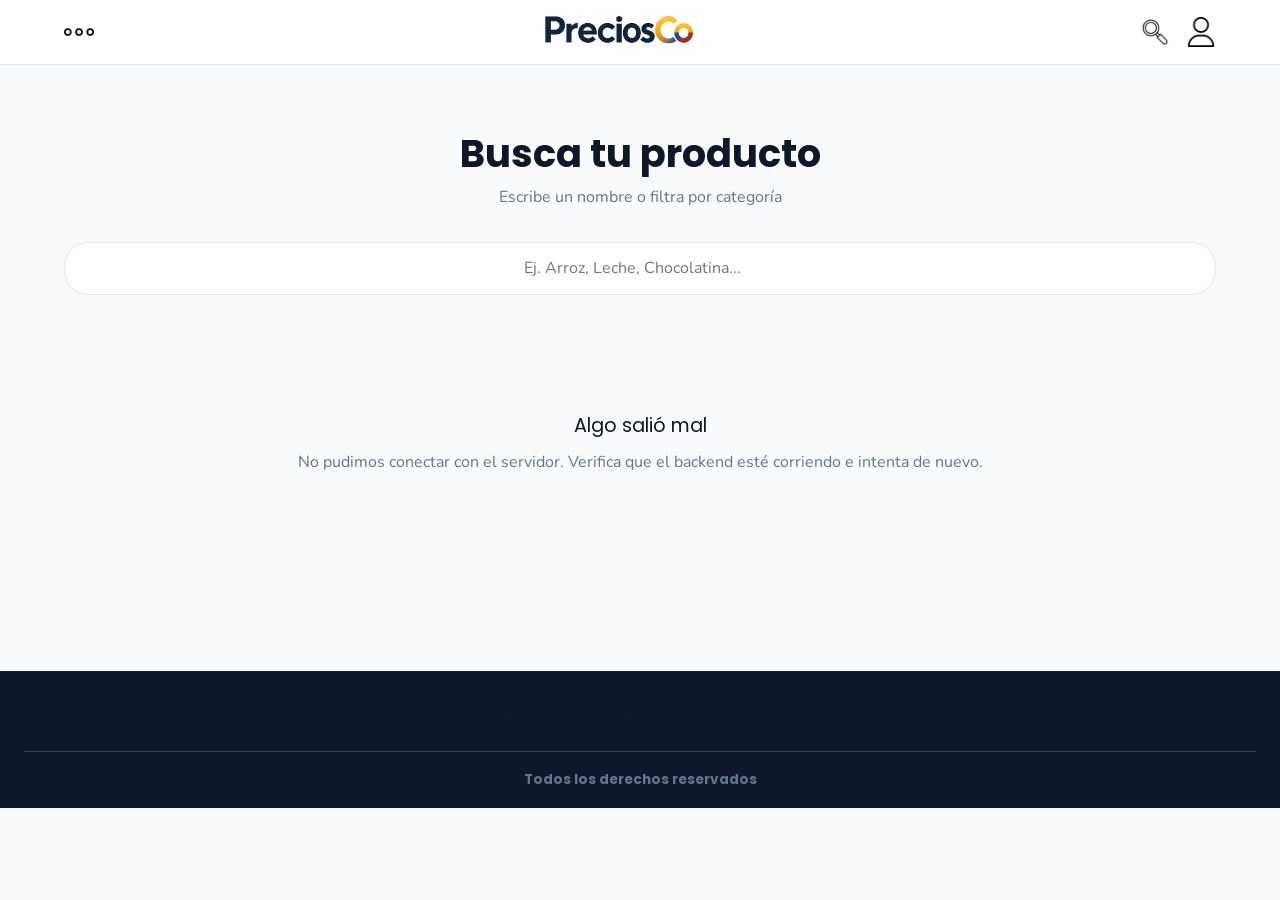
<file: frontend/pages/buscar.html>
<!DOCTYPE html>
<html lang="es">

<head>
    <meta charset="UTF-8">
    <meta name="viewport" content="width=device-width, initial-scale=1.0">
    <title>Buscar productos · PreciosCo</title>
    <link rel="preconnect" href="https://fonts.googleapis.com">
    <link rel="preconnect" href="https://fonts.gstatic.com" crossorigin>
    <link
        href="https://fonts.googleapis.com/css2?family=Poppins:wght@600;700;800&family=Nunito:wght@400;600&display=swap"
        rel="stylesheet">
    <link rel="preload" href="/frontend/styles/normalize.css" as="stylesheet">
    <link rel="stylesheet" href="/frontend/styles/normalize.css">
    <!-- buscar.html -->
    <link rel="stylesheet" href="/frontend/styles/tokens.css">
    <link rel="stylesheet" href="/frontend/styles/base.css">
    <link rel="stylesheet" href="/frontend/styles/layout.css">
    <link rel="stylesheet" href="/frontend/styles/pages/buscar.css">
    <link rel="stylesheet" href="/frontend/styles/responsive.css">
</head>

<body>
    <header class="site-header">
        <div class="site-header__inner">
            <img src="/frontend/assets/icons/meatball-menu.png" alt="Abrir menú" width="30">
            <a href="/frontend/index.html" class="site-header__title">
                <img src="/frontend/assets/images/titulo-preciosCo.png" alt="PreciosCo" class="logo-img">
            </a>
            <div class="header-actions">
                <a href="/frontend/pages/buscar.html">
                    <img src="/frontend/assets/icons/find.png" alt="Buscar" width="30">
                </a>
                <a href="/frontend/pages/login.html">
                    <img src="/frontend/assets/icons/user.png" alt="Iniciar sesion" width="30" >
                </a>
            </div>
        </div>
    </header>

    <main class="search-page">
        <div class="search-page__container">
            <h1 class="search-page__title">Busca tu producto</h1>
            <p class="search-page__subtitle">Escribe un nombre o filtra por categoría</p>

            <div class="search-bar">
                <input
                    type="search"
                    id="search-input"
                    class="search-bar__input"
                    placeholder="Ej. Arroz, Leche, Chocolatina..."
                    aria-label="Buscar producto por nombre">
            </div>

            <div class="category-filter" id="category-filter" aria-label="Filtrar por categoría">
                <!-- Los chips de categoría se insertan dinámicamente desde buscar.js -->
            </div>

            <div class="search-results" id="search-results" aria-live="polite">
                <!-- Los resultados se insertan dinámicamente desde buscar.js -->
            </div>
        </div>
    </main>

    <footer class="site-footer">
        <ul class="site-footer__links">
            <li><a href="#">
                    <h5>Preguntas Y Respuestas</h5>
                </a></li>
            <li><a href="#">
                    <h5>Contáctanos</h5>
                </a></li>
        </ul>
        <h5 class="site-footer__copy">Todos los derechos reservados</h5>
    </footer>

    <script src="/frontend/js/config.js" defer></script>
    <script src="/frontend/js/ui/buscar.js" defer></script>
</body>

</html>
</file>
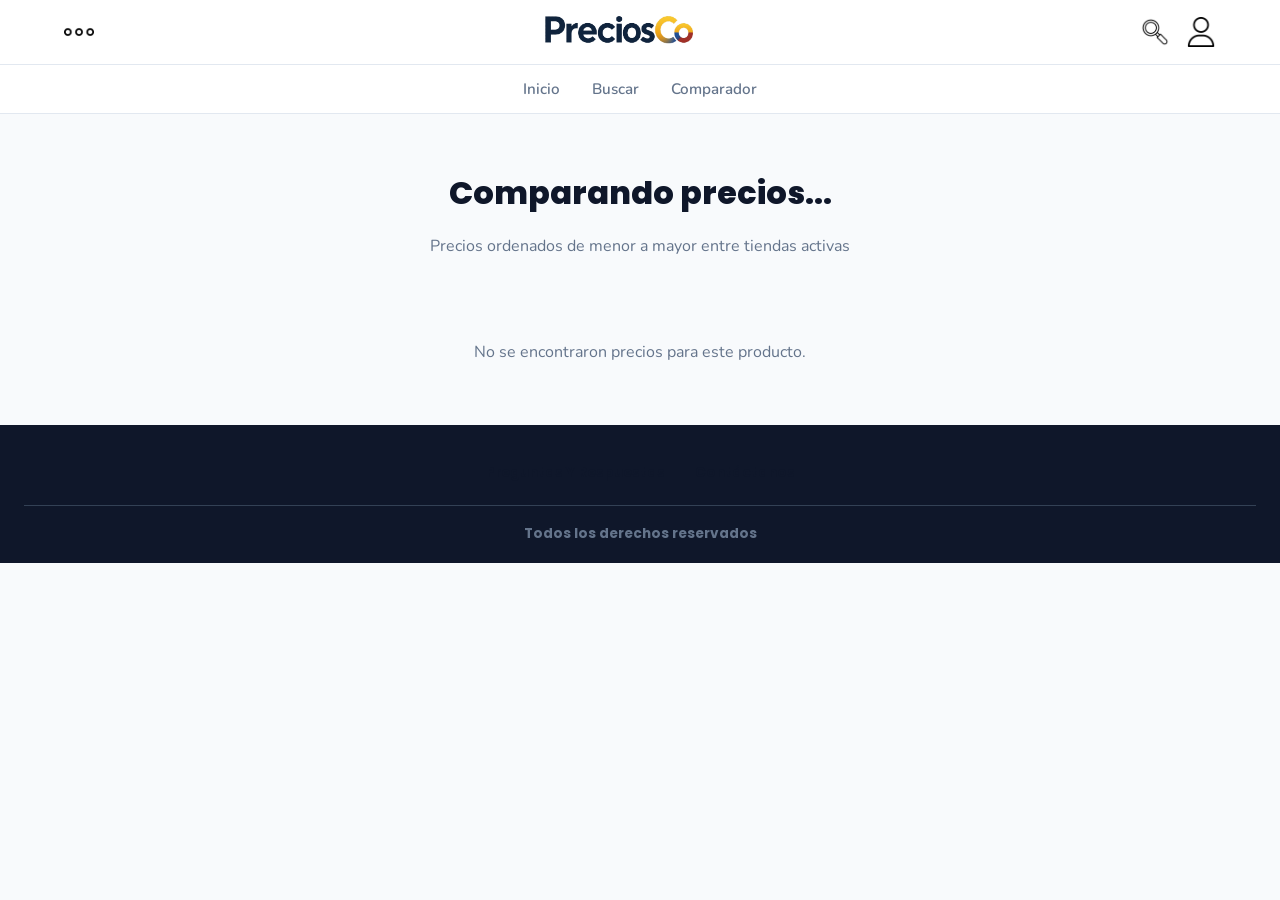
<file: frontend/pages/comparator.html>
<!DOCTYPE html>
<html lang="es">

<head>
    <meta charset="UTF-8">
    <meta name="viewport" content="width=device-width, initial-scale=1.0">
    <title>Comparador - PreciosCo</title>
    <link rel="preconnect" href="https://fonts.googleapis.com">
    <link rel="preconnect" href="https://fonts.gstatic.com" crossorigin>
    <link href="https://fonts.googleapis.com/css2?family=Poppins:wght@600;700;800&family=Nunito:wght@400;600&display=swap" rel="stylesheet">
    <link rel="preload" href="/frontend/styles/normalize.css" as="style">
    <link rel="stylesheet" href="/frontend/styles/normalize.css">
    <link rel="stylesheet" href="/frontend/styles/tokens.css">
    <link rel="stylesheet" href="/frontend/styles/base.css">
    <link rel="stylesheet" href="/frontend/styles/layout.css">
    <link rel="stylesheet" href="/frontend/styles/comparator.css">
</head>

<body>
    <header class="site-header">
        <div class="site-header__inner">
            <img src="/frontend/assets/icons/meatball-menu.png" alt="Abrir menú" width="30">
            <a href="/frontend/index.html" class="site-header__title">
                <img src="/frontend/assets/images/titulo-preciosCo.png" alt="PreciosCo" class="logo-img">
            </a>
            <div class="header-actions">
                <a href="/frontend/pages/buscar.html">
                    <img src="/frontend/assets/icons/find.png" alt="Buscar" width="30">
                </a>
                <img src="/frontend/assets/icons/user.png" alt="Mi cuenta" width="30">
            </div>
        </div>
    </header>

    <nav class="site-nav">
        <ul class="site-nav__list">
            <a href="/frontend/index.html">Inicio</a>
            <a href="/frontend/pages/buscar.html">Buscar</a>
            <a href="/frontend/pages/comparador.html">Comparador</a>
        </ul>
    </nav>

    <main class="comparador">
        <div class="comparador__header">
            <h1 class="comparador__title" id="product-name">Comparando precios...</h1>
            <p class="comparador__subtitle">Precios ordenados de menor a mayor entre tiendas activas</p>
        </div>

        <div id="results-container" class="price-list"></div>
        <p id="error-msg" class="comparador__error" style="display:none;">
            No se encontraron precios para este producto.
        </p>
    </main>

    <footer class="site-footer">
        <ul class="site-footer__links">
            <li><a href="#"><h5>Preguntas Y Respuestas</h5></a></li>
            <li><a href="#"><h5>Contáctanos</h5></a></li>
        </ul>
        <h5 class="site-footer__copy">Todos los derechos reservados</h5>
    </footer>

    <script src="/frontend/js/ui/comparator.js"></script>
</body>

</html>
</file>
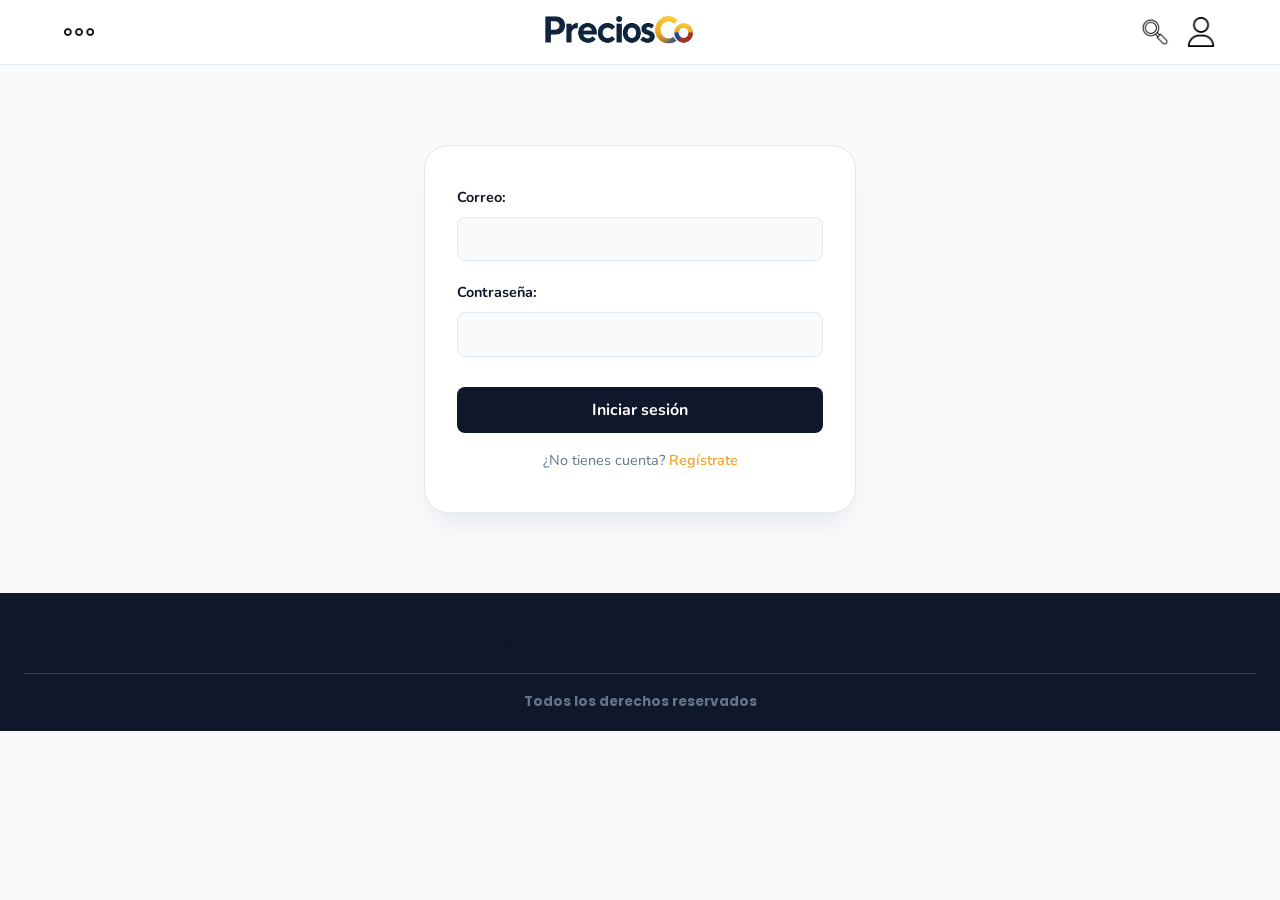
<file: frontend/pages/login.html>
<!DOCTYPE html>
<html lang="es">

<head>
    <meta charset="UTF-8">
    <meta name="viewport" content="width=device-width, initial-scale=1.0">
    <title>Iniciar sesión</title>
    <link rel="preconnect" href="https://fonts.googleapis.com">
    <link rel="preconnect" href="https://fonts.gstatic.com" crossorigin>
    <link
        href="https://fonts.googleapis.com/css2?family=Poppins:wght@600;700;800&family=Nunito:wght@400;600&display=swap"
        rel="stylesheet">
    <link rel="preload" href="/frontend/styles/normalize.css" as="style">
    <link rel="stylesheet" href="/frontend/styles/normalize.css">
    <link rel="stylesheet" href="/frontend/styles/tokens.css">
    <link rel="stylesheet" href="/frontend/styles/base.css">
    <link rel="stylesheet" href="/frontend/styles/layout.css">
    <link rel="stylesheet" href="/frontend/styles/forms.css">
    <script type="module" src="/frontend/js/ui/login.js"></script>
</head>

<body>
    <header class="site-header">
        <div class="site-header__inner">
            <img src="/frontend/assets/icons/meatball-menu.png" alt="Abrir menú" width="30">
            <a href="/frontend/index.html" class="site-header__title">
                <img src="/frontend/assets/images/titulo-preciosCo.png" alt="PreciosCo" class="logo-img">
            </a>
            <div class="header-actions">
                <a href="/frontend/pages/buscar.html">
                    <img src="/frontend/assets/icons/find.png" alt="Buscar" width="30">
                </a>
                <img src="/frontend/assets/icons/user.png" alt="Mi cuenta" width="30">
            </div>
        </div>
    </header>


    <div class="auth-form-wrapper">
        <form class="auth-form">
            <div class="auth-form__field">
                <label class="auth-form__label" for="login-email">Correo:</label>
                <input type="email" id="login-email" name="email" required>
            </div>
            <div class="auth-form__field">
                <label class="auth-form__label" for="login-password">Contraseña:</label>
                <input type="password" id="login-password" name="password" required>
            </div>

            <button type="submit" class="auth-form__submit">Iniciar sesión</button>

            <p class="auth-form__switch">
                ¿No tienes cuenta? <a href="/frontend/pages/register.html">Regístrate</a>
            </p>
        </form>
    </div>

    <footer class="site-footer">
        <ul class="site-footer__links">
            <li><a href="#">
                    <h5>Preguntas Y Respuestas</h5>
                </a></li>
            <li><a href="#">
                    <h5>Contáctanos</h5>
                </a></li>
        </ul>
        <h5 class="site-footer__copy">Todos los derechos reservados</h5>
    </footer>
</body>

</html>
</file>
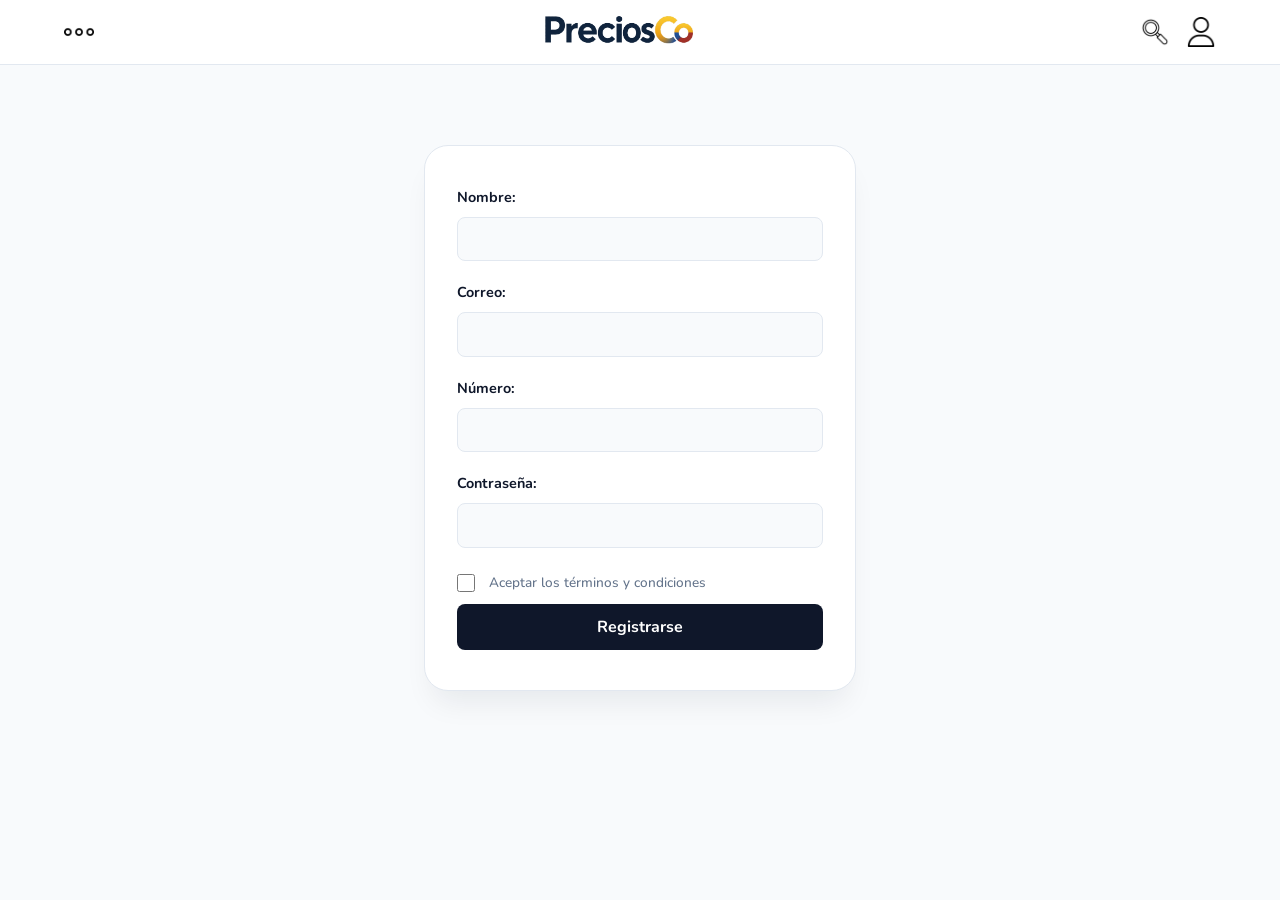
<file: frontend/pages/register.html>
<!DOCTYPE html>
<html lang="en">

<head>
    <meta charset="UTF-8">
    <meta name="viewport" content="width=device-width, initial-scale=1.0">
    <title>Registro</title>
    <link rel="preconnect" href="https://fonts.googleapis.com">
    <link rel="preconnect" href="https://fonts.gstatic.com" crossorigin>
    <link
        href="https://fonts.googleapis.com/css2?family=Poppins:wght@600;700;800&family=Nunito:wght@400;600&display=swap"
        rel="stylesheet">
    <link rel="preload" href="/frontend/styles/normalize.css" as="style">
    <link rel="stylesheet" href="/frontend/styles/normalize.css">
    <link rel="stylesheet" href="/frontend/styles/tokens.css">
    <link rel="stylesheet" href="/frontend/styles/base.css">
    <link rel="stylesheet" href="/frontend/styles/layout.css">
    <link rel="stylesheet" href="/frontend/styles/forms.css">
    <script type="module" src="/frontend/js/ui/register.js"></script>
</head>

<body>
    <header class="site-header">
        <div class="site-header__inner">
            <img src="/frontend/assets/icons/meatball-menu.png" alt="Abrir menú" width="30">
            <a href="/frontend/index.html" class="site-header__title">
                <img src="/frontend/assets/images/titulo-preciosCo.png" alt="PreciosCo" class="logo-img">
            </a>
            <div class="header-actions">
                <a href="/frontend/pages/buscar.html">
                    <img src="/frontend/assets/icons/find.png" alt="Buscar" width="30">
                </a>
                <img src="/frontend/assets/icons/user.png" alt="Mi cuenta" width="30">
            </div>
        </div>
    </header>


    <div id="registro" class="auth-form-wrapper">
        <form class="auth-form">
            <div class="auth-form__field">
                <label class="auth-form__label" for="register-name">Nombre:</label>
                <input type="text" id="register-name" name="name" required>
            </div>
            <div class="auth-form__field">
                <label class="auth-form__label" for="register-email">Correo:</label>
                <input type="email" id="register-email" name="email" required>
            </div>
            <div class="auth-form__field">
                <label class="auth-form__label" for="register-phone">Número:</label>
                <input type="number" id="register-phone" name="phone">
            </div>
            <div class="auth-form__field">
                <label class="auth-form__label" for="register-password">Contraseña:</label>
                <input type="password" id="register-password" name="password" required>
            </div>

            <div class="auth-form__terms">
                <input type="checkbox" id="register-terms" name="terms" required>
                <span>Aceptar los términos y condiciones</span>
            </div>

            <button type="submit" class="auth-form__submit">Registrarse</button>
        </form>
    </div>
</body>

</html>
</file>
<file: frontend/styles/tokens.css>
/* ============================================================
   DESIGN TOKENS (paleta, tipografía, espaciado, sombras)
   ============================================================ */
:root {
    /* Colores de fondo */
    --bg-main: #F8FAFC;
    --bg-surface: #FFFFFF;

    /* Colores oscuros (header/footer/dark sections) */
    --color-dark: #0F172A;
    --color-dark-card: #1E293B;
    --color-dark-border: #334155;
    --color-dark-muted: #94A3B8;

    /* Texto */
    --text-primary: #0F172A;
    --text-muted: #64748B;
    --text-alternative: #FFF;

    /* Marca (nombres semánticos, no por apariencia) */
    --color-primary: #FF9F1C;
    --color-primary-hover: #E08700;
    --color-primary-soft: #FFF7ED;
    --color-secondary: #10B981;

    /* Bordes */
    --border-color: #E2E8F0;

    /* Tipografía */
    --font-display: 'Poppins', sans-serif;
    --font-body: 'Nunito', sans-serif;

    /* Radios y sombras */
    --radius-sm: 8px;
    --radius-md: 16px;
    --radius-lg: 24px;
    --shadow-soft: 0 10px 25px -5px rgba(15, 23, 42, 0.05);
    --shadow-card: 0 20px 30px -10px rgba(15, 23, 42, 0.08);
}
</file>
<file: frontend/styles/base.css>
/* ============================================================
   RESET Y BASE
   ============================================================ */
*,
*::before,
*::after {
    box-sizing: border-box;
    margin: 0;
    padding: 0;
}

body {
    background-color: var(--bg-main);
    color: var(--text-primary);
    font-family: var(--font-main);
    line-height: 1.6;
    overflow-x: hidden;
    font-family: var(--font-body);
}

img {
    max-width: 100%;
    height: auto;
    display: block;
}

a {
    text-decoration: none;
    color: inherit;
}

h1,
h2,
h3,
h4,
h5 {
    line-height: 1.2;
    color: var(--text-primary);
    font-family: var(--font-display);
}
</file>
<file: frontend/styles/layout.css>
/* ============================================================
   HEADER
   Antes: #HeaderH1, #PreciosCo
   ============================================================ */
.site-header {
    background: var(--bg-surface);
    border-bottom: 1px solid var(--border-color);
    position: sticky;
    top: 0;
    z-index: 100;
}

.site-header__inner {
    max-width: 1200px;
    margin: 0 auto;
    padding: 16px 24px;
    display: flex;
    align-items: center;
    justify-content: space-between;
}

.site-header__inner img {
    cursor: pointer;
    transition: opacity 0.2s;
}

.site-header__inner img:hover {
    opacity: 0.7;
}

.site-header__title {
    display: flex;
    align-items: center;
}

.header-actions {
    display: flex;
    gap: 16px;
    align-items: center;
}

/* ============================================================
   Titulo
   ============================================================ */
.logo-img {
    height: 32px; /* ajusta según el tamaño real que quieras en el header */
    width: auto;
    display: block;
}


/* ============================================================
   NAVEGACION
   Antes: #Nav-Options
   ============================================================ */
.site-nav {
    background: var(--bg-surface);
    border-bottom: 1px solid var(--border-color);

}

.site-nav__list {
    max-width: 1200px;
    margin: 0 auto;
    padding: 12px 24px;
    display: flex;
    justify-content: center;
    gap: 32px;
    list-style: none;
}

.site-nav__list a {
    font-size: 0.95rem;
    font-weight: 600;
    color: var(--text-muted);
    transition: color 0.2s;
}

.site-nav__list a:hover {
    color: var(--color-primary-hover);
}



/* ============================================================
   FOOTER
   Antes: #FooterOptions, #H5Footer
   ============================================================ */
.site-footer {
    background: var(--color-dark);
    color: #FFF;
    padding: 40px 24px 20px;
    text-align: center;
}

.site-footer__links {
    list-style: none;
    display: flex;
    justify-content: center;
    gap: 30px;
    margin-bottom: 24px;
}

.site-footer__links a {
    color: var(--color-dark-muted);
    transition: color 0.2s;
}

.site-footer__links a:hover {
    color: #FFF;
}

.site-footer__copy {
    border-top: 1px solid var(--color-dark-border);
    padding-top: 20px;
    color: var(--text-muted);
    font-size: 0.85rem;
}
</file>
<file: frontend/styles/pages/buscar.css>
/* ============================================================
   BUSCAR — encabezado de página
   ============================================================ */
.search-page__container {
    max-width: 1200px;
    margin: 0 auto;
    padding: 40px 24px 80px;
}

.search-page__title {
    font-size: clamp(1.8rem, 3vw, 2.4rem);
    margin-bottom: 8px;
    text-align: center;
}

.search-page__subtitle {
    color: var(--text-muted);
    margin-bottom: 32px;
    text-align: center;
}

/* ============================================================
   BARRA DE BÚSQUEDA
   ============================================================ */
.search-bar {
    margin-bottom: 20px;
}

.search-bar__input {
    width: 100%;
    padding: 16px 24px;
    border: 1.5px solid var(--border-color);
    border-radius: var(--radius-lg);
    background: var(--bg-surface);
    font-size: 1rem;
    font-family: var(--font-body);
    outline: none;
    transition: border-color 0.2s, box-shadow 0.2s;
    text-align: center;
}

.search-bar__input:focus {
    border-color: var(--color-primary);
    box-shadow: 0 0 0 3px var(--color-primary-soft);
}

/* ============================================================
   FILTRO DE CATEGORÍAS (chips dinámicos)
   ============================================================ */
.category-filter {
    display: flex;
    flex-wrap: wrap;
    justify-content: center;
    gap: 8px;
    margin-bottom: 36px;
}

.category-filter__chip {
    background: var(--bg-surface);
    border: 1.5px solid var(--border-color);
    padding: 8px 20px;
    border-radius: 999px;
    font-weight: 600;
    font-size: 0.9rem;
    font-family: var(--font-body);
    color: var(--text-primary);
    cursor: pointer;
    transition: all 0.2s;
}

.category-filter__chip:hover {
    border-color: var(--color-dark);
}

.category-filter__chip--active {
    background: var(--color-primary);
    border-color: var(--color-primary);
    color: var(--text-alternative);
}

/* ============================================================
   RESULTADOS — grilla de productos
   ============================================================ */
.search-results {
    display: grid;
    grid-template-columns: repeat(auto-fill, minmax(220px, 1fr));
    gap: 20px;
    min-height: 240px;
}

.product-card {
    background: var(--bg-surface);
    border: 1px solid var(--border-color);
    border-radius: var(--radius-md);
    box-shadow: var(--shadow-soft);
    padding: 20px;
    display: flex;
    flex-direction: column;
    gap: 10px;
    transition: transform 0.15s, box-shadow 0.15s;
}

.product-card:hover {
    transform: translateY(-3px);
    box-shadow: var(--shadow-card);
}

.product-card__category {
    align-self: flex-start;
    background: var(--color-primary-soft);
    color: var(--color-primary-hover);
    font-size: 0.72rem;
    font-weight: 700;
    text-transform: uppercase;
    letter-spacing: 0.04em;
    padding: 4px 10px;
    border-radius: var(--radius-sm);
}

.product-card__name {
    font-size: 1.05rem;
    font-weight: 700;
    color: var(--text-primary);
    line-height: 1.3;
}

.product-card__unit {
    font-size: 0.85rem;
    color: var(--text-muted);
}

/* ============================================================
   ESTADOS — cargando / vacío / error
   ============================================================ */
.search-state {
    grid-column: 1 / -1;
    text-align: center;
    padding: 60px 20px;
    color: var(--text-muted);
}

.search-state__title {
    font-family: var(--font-display);
    font-size: 1.2rem;
    color: var(--text-primary);
    margin-bottom: 8px;
}

/* ============================================================
   RESPONSIVE
   ============================================================ */
@media (max-width: 768px) {
    .search-results {
        grid-template-columns: 1fr 1fr;
    }
}

@media (max-width: 480px) {
    .search-results {
        grid-template-columns: 1fr;
    }
}
</file>
<file: frontend/styles/responsive.css>
/* ============================================================
   RESPONSIVE
   ============================================================ */
@media (max-width: 768px) {
    .hero {
        grid-template-columns: 1fr;
        text-align: center;

    }


    .hero__image,
    .hero__title,
    .hero__text,
    .hero__actions {
        grid-column: 1;
    }

    .hero__image {
        grid-row: auto;
    }

    .site-nav__list {
        flex-direction: column;
        gap: 12px;
        text-align: center;
    }
}
</file>
<file: frontend/styles/comparator.css>
.comparador {
    max-width: 800px;
    margin: 60px auto;
    padding: 0 24px;
}

.comparador__header {
    text-align: center;
    margin-bottom: 40px;
}

.comparador__title {
    font-size: 2rem;
    font-weight: 800;
}

.comparador__subtitle {
    color: var(--text-muted);
    margin-top: 8px;
}

.comparador__error {
    text-align: center;
    color: var(--text-muted);
    margin-top: 40px;
}

.price-list {
    display: flex;
    flex-direction: column;
    gap: 16px;
}

.price-card {
    background: var(--bg-surface);
    border: 1px solid var(--border-color);
    border-radius: var(--radius-md);
    padding: 24px 28px;
    box-shadow: var(--shadow-soft);
    position: relative;
}

.price-card--best {
    border-color: var(--color-primary);
    box-shadow: 0 0 0 2px var(--color-primary);
}

.price-card__badge {
    position: absolute;
    top: -12px;
    left: 20px;
    background: var(--color-primary);
    color: #FFF;
    font-size: 0.75rem;
    font-weight: 700;
    padding: 4px 12px;
    border-radius: 999px;
}

.price-card__store {
    font-size: 1.2rem;
    margin-bottom: 8px;
}

.price-card__value {
    font-size: 1.8rem;
    font-weight: 800;
    color: var(--color-primary-hover);
}

.price-card__date {
    font-size: 0.85rem;
    color: var(--text-muted);
    margin-top: 6px;
}
</file>
<file: frontend/styles/forms.css>
/* ============================================================
    Login
   ============================================================ */
.auth-form__switch {
    text-align: center;
    margin-top: 16px;
    font-size: 0.9rem;
    color: var(--text-muted);
}

.auth-form__switch a {
    color: var(--color-primary);
    font-weight: 600;
}

/* ============================================================
   FORMULARIO (login / registro)
   Antes: #Sign-in-Form, #Terms-Conditions-Submit-Form, #Sign-in-Button
   ============================================================ */
.auth-form-wrapper {
    max-width: 480px;
    margin: 80px auto;
    padding: 0 24px;
}

.auth-form {
    background: var(--bg-surface);
    padding: 40px 32px;
    border-radius: var(--radius-lg);
    box-shadow: var(--shadow-card);
    border: 1px solid var(--border-color);
}

.auth-form__field {
    display: flex;
    flex-direction: column;
    gap: 8px;
    margin-bottom: 20px;
}

.auth-form__label {
    font-size: 0.9rem;
    font-weight: 700;
    color: var(--color-dark);
}

.auth-form input[type="text"],
.auth-form input[type="email"],
.auth-form input[type="number"],
.auth-form input[type="password"] {
    width: 100%;
    padding: 12px 16px;
    border: 1.5px solid var(--border-color);
    border-radius: var(--radius-sm);
    background: var(--bg-main);
    font-size: 1rem;
    outline: none;
    transition: border-color 0.2s;
}

.auth-form input:focus {
    border-color: var(--color-primary);
    background: #FFF;
}

.auth-form__terms {
    display: grid;
    grid-template-columns: 20px 1fr;
    gap: 12px;
    align-items: center;
    margin-top: 24px;
}

.auth-form__terms input[type="checkbox"] {
    width: 18px;
    height: 18px;
    accent-color: var(--color-primary);
    cursor: pointer;
}

.auth-form__terms span {
    font-size: 0.85rem;
    font-weight: 500;
    color: var(--text-muted);
}

.auth-form__submit {
    grid-column: 1 / -1;
    background: var(--color-dark);
    color: #FFF;
    border: none;
    padding: 14px;
    border-radius: var(--radius-sm);
    font-size: 1rem;
    font-weight: 700;
    cursor: pointer;
    margin-top: 10px;
    transition: background 0.2s;
    width: 100%;
}

.auth-form__submit:hover {
    background: var(--color-primary-hover);
}

.auth-form__error {
    color: #DC2626;
    font-size: 0.85rem;
    margin-top: 12px;
    text-align: center;
}
</file>
